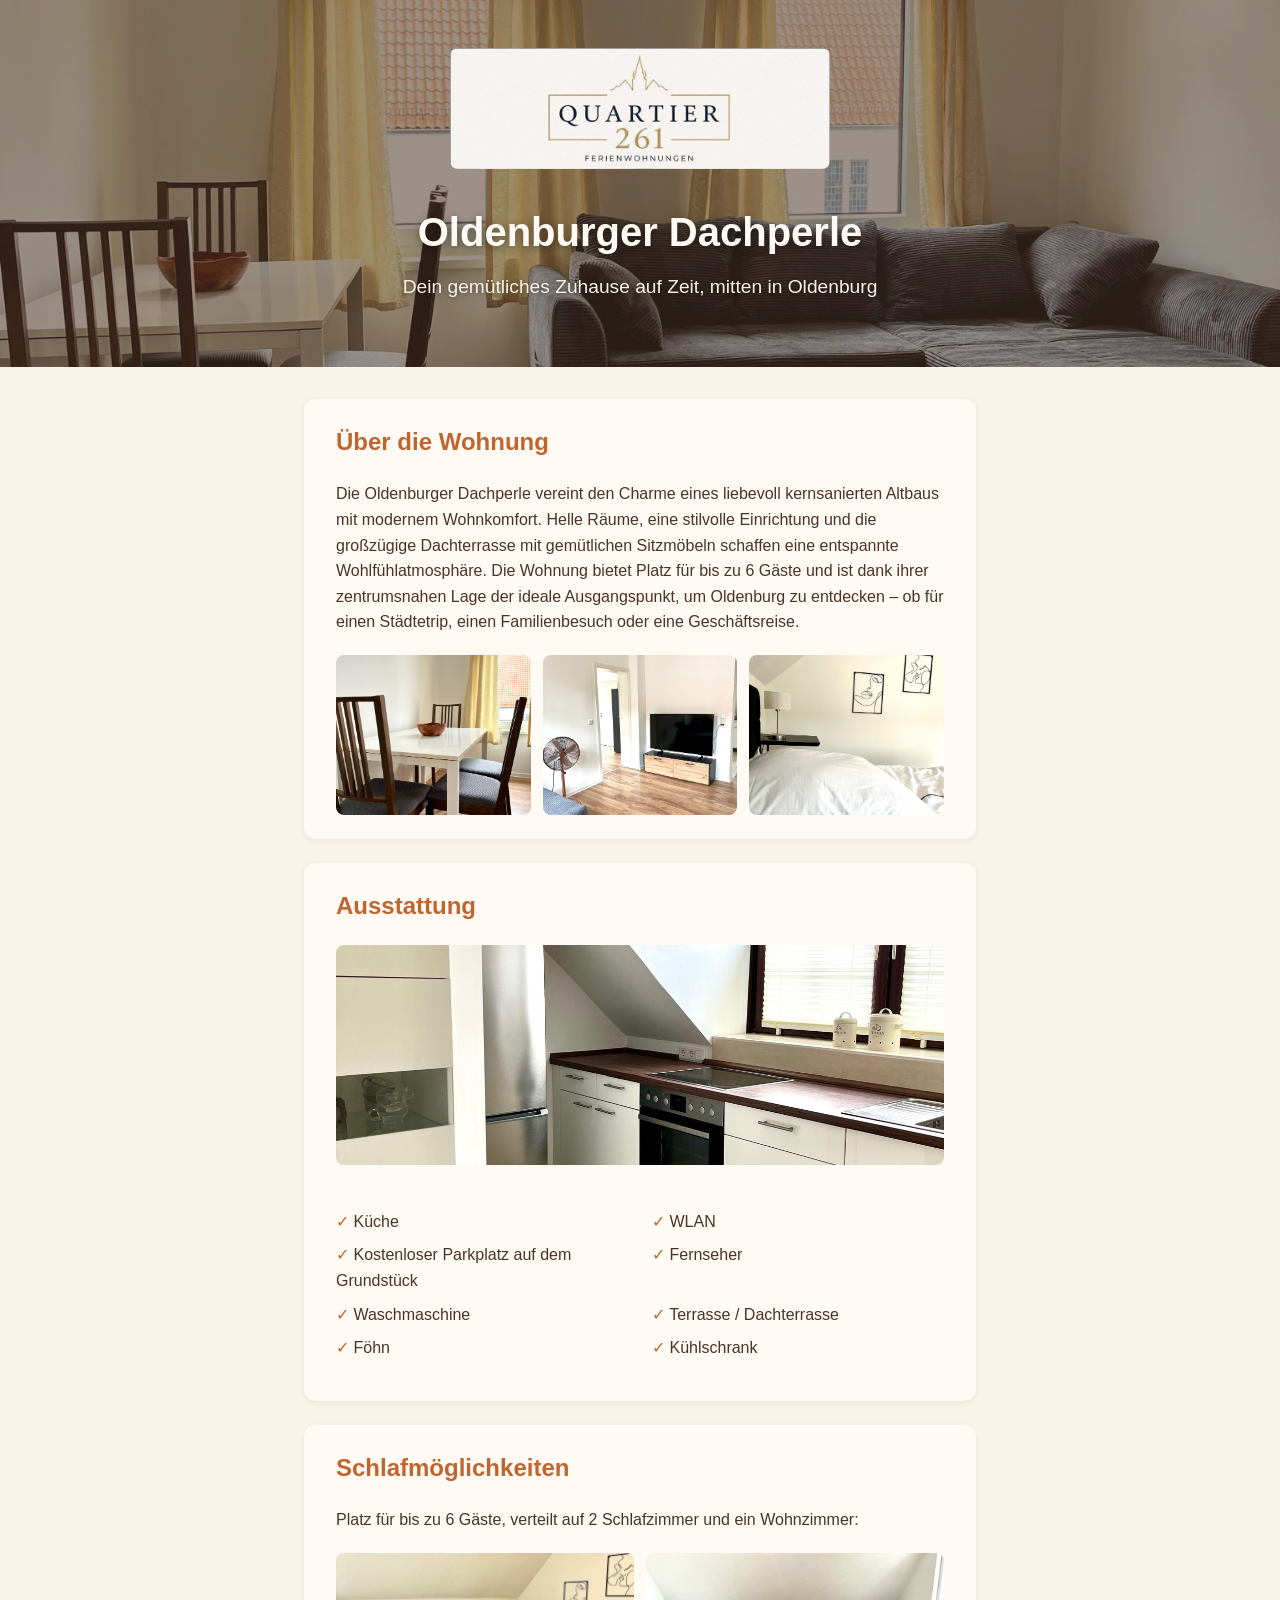
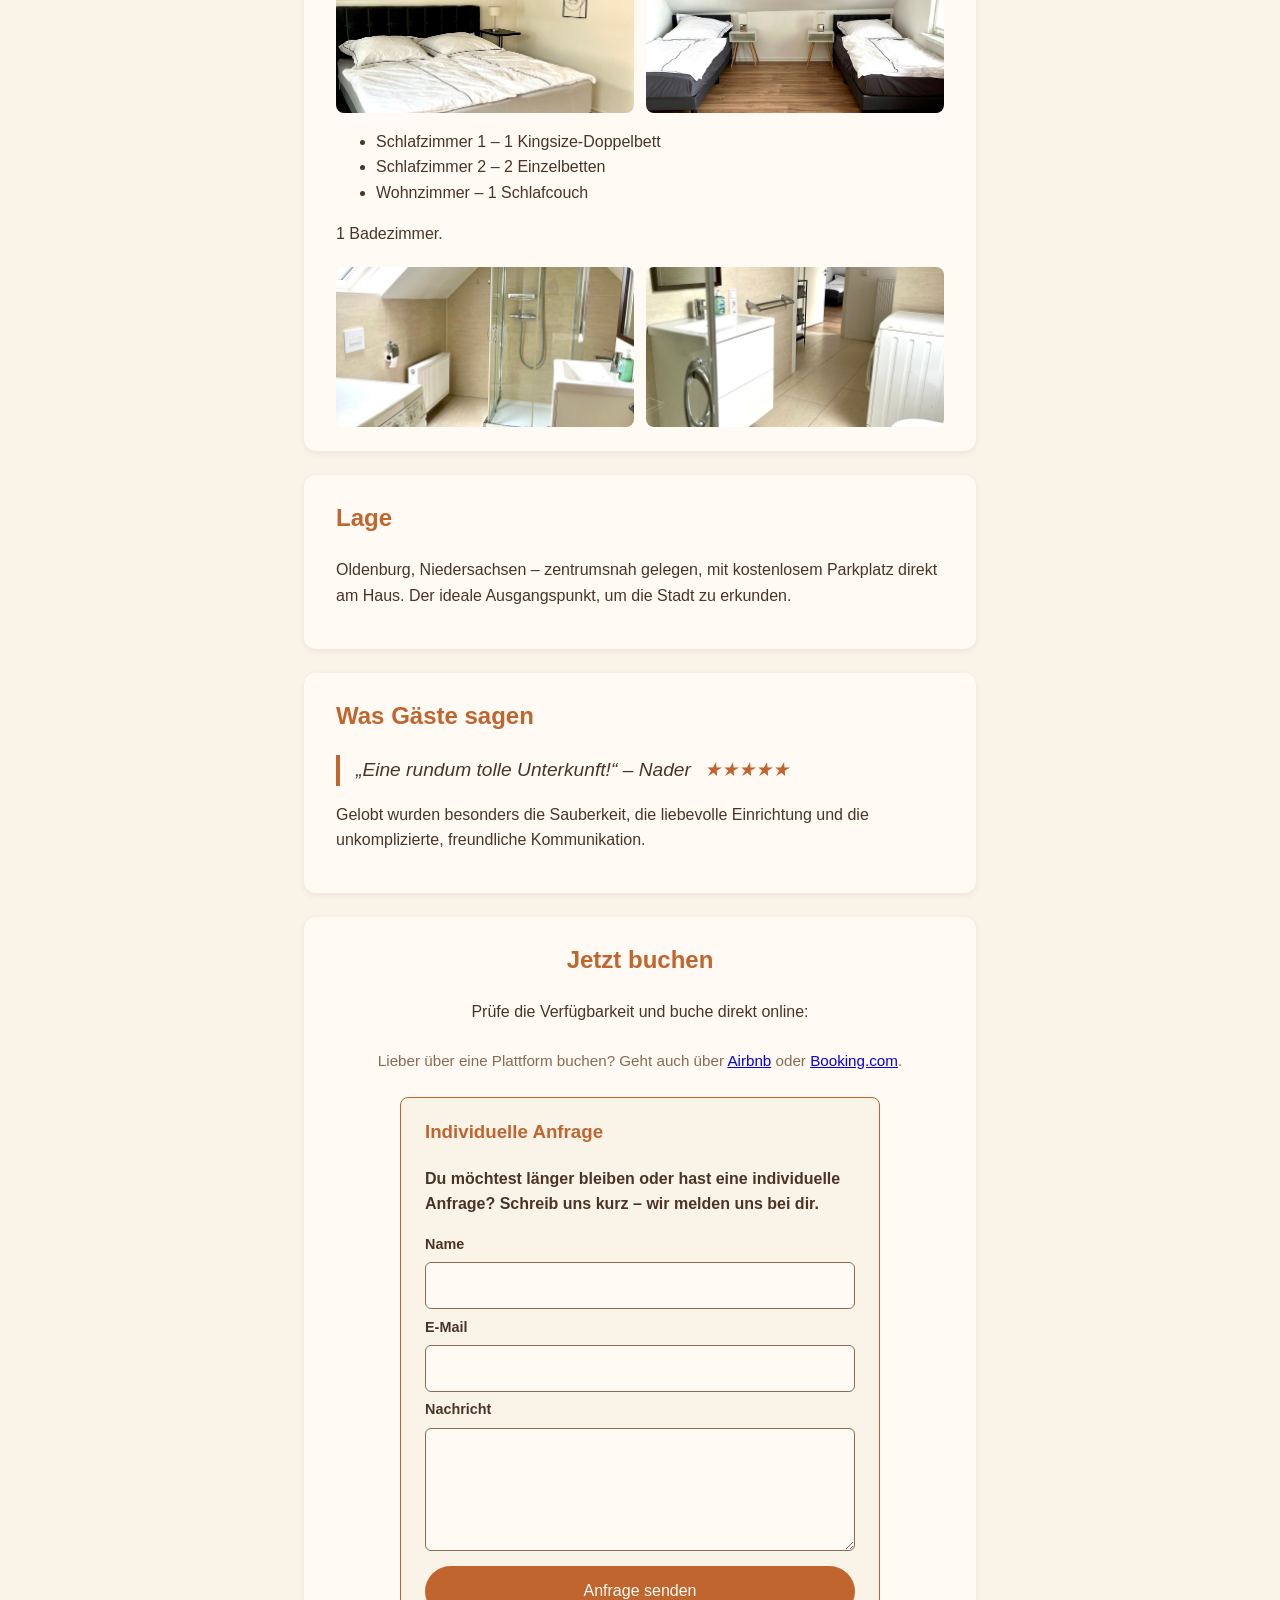
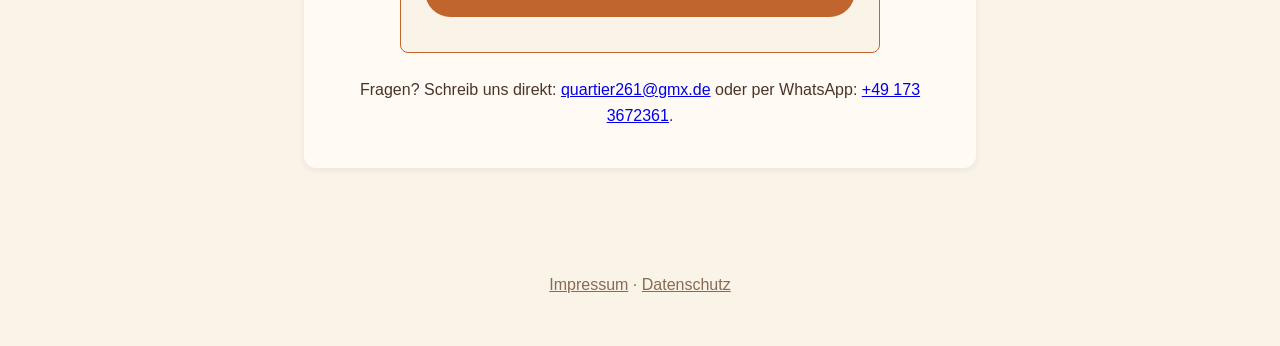
<file: index.html>
<!DOCTYPE html>
<html lang="de">
<head>
<meta charset="UTF-8">
<meta name="viewport" content="width=device-width, initial-scale=1.0">
<title>Oldenburger Dachperle – Ferienwohnung in Oldenburg</title>
<link rel="stylesheet" href="style.css">
</head>
<body>

<header class="hero" style="background-image: linear-gradient(rgba(74,52,40,0.55), rgba(74,52,40,0.55)), url('bilder/wohnzimmer-sofa.jpeg');">
  <img src="bilder/logo-quartier261.png" alt="Quartier 261 – Ferienwohnungen" class="logo">
  <h1>Oldenburger Dachperle</h1>
  <p class="claim">Dein gemütliches Zuhause auf Zeit, mitten in Oldenburg</p>
</header>

<main>

  <section id="beschreibung">
    <h2>Über die Wohnung</h2>
    <p>
      Die Oldenburger Dachperle vereint den Charme eines liebevoll kernsanierten
      Altbaus mit modernem Wohnkomfort. Helle Räume, eine stilvolle Einrichtung
      und die großzügige Dachterrasse mit gemütlichen Sitzmöbeln schaffen eine
      entspannte Wohlfühlatmosphäre. Die Wohnung bietet Platz für bis zu 6 Gäste
      und ist dank ihrer zentrumsnahen Lage der ideale Ausgangspunkt, um Oldenburg
      zu entdecken – ob für einen Städtetrip, einen Familienbesuch oder eine
      Geschäftsreise.
    </p>
    <div class="galerie">
      <img src="bilder/esstisch.jpeg" alt="Essbereich">
      <img src="bilder/wohnzimmer-tv.jpeg" alt="Wohnzimmer mit Fernseher">
      <img src="bilder/wandbilder.jpeg" alt="Gemütliches Schlafzimmer">
    </div>
  </section>

  <section id="ausstattung">
    <h2>Ausstattung</h2>
    <img src="bilder/kueche.jpeg" alt="Voll ausgestattete Küche" class="section-bild">
    <ul class="feature-list">
      <li>Küche</li>
      <li>WLAN</li>
      <li>Kostenloser Parkplatz auf dem Grundstück</li>
      <li>Fernseher</li>
      <li>Waschmaschine</li>
      <li>Terrasse / Dachterrasse</li>
      <li>Föhn</li>
      <li>Kühlschrank</li>
    </ul>
  </section>

  <section id="schlafen">
    <h2>Schlafmöglichkeiten</h2>
    <p>Platz für bis zu 6 Gäste, verteilt auf 2 Schlafzimmer und ein Wohnzimmer:</p>
    <div class="galerie">
      <img src="bilder/schlafzimmer-doppelbett.jpeg" alt="Schlafzimmer mit Kingsize-Doppelbett">
      <img src="bilder/schlafzimmer-einzelbetten.jpeg" alt="Schlafzimmer mit zwei Einzelbetten">
    </div>
    <ul>
      <li>Schlafzimmer 1 – 1 Kingsize-Doppelbett</li>
      <li>Schlafzimmer 2 – 2 Einzelbetten</li>
      <li>Wohnzimmer – 1 Schlafcouch</li>
    </ul>
    <p>1 Badezimmer.</p>
    <div class="galerie">
      <img src="bilder/bad-dusche.jpeg" alt="Bad mit Dusche">
      <img src="bilder/bad-waschbecken.jpeg" alt="Bad mit Waschbecken">
    </div>
  </section>

  <section id="lage">
    <h2>Lage</h2>
    <p>
      Oldenburg, Niedersachsen – zentrumsnah gelegen, mit kostenlosem Parkplatz
      direkt am Haus. Der ideale Ausgangspunkt, um die Stadt zu erkunden.
    </p>
  </section>

  <section id="bewertung">
    <h2>Was Gäste sagen</h2>
    <blockquote>
      „Eine rundum tolle Unterkunft!“ <cite>– Nader</cite>
      <span class="stars">★★★★★</span>
    </blockquote>
    <p>
      Gelobt wurden besonders die Sauberkeit, die liebevolle Einrichtung und die
      unkomplizierte, freundliche Kommunikation.
    </p>
  </section>

  <section id="buchen" class="cta">
    <h2>Jetzt buchen</h2>
    <p>Prüfe die Verfügbarkeit und buche direkt online:</p>

    <div id="apartmentIframeAll"></div>
    <script type="text/javascript" src="https://login.smoobu.com/js/Settings/BookingToolIframe.js"></script>
    <script>BookingToolIframe.initialize({"url": "https://login.smoobu.com/de/booking-tool/iframe/1812596", "baseUrl": "https://login.smoobu.com", "target": "#apartmentIframeAll"})</script>

    <p class="alt-buchung">
      Lieber über eine Plattform buchen? Geht auch über
      <a href="https://www.airbnb.de/rooms/1723200804899475656" target="_blank" rel="noopener">Airbnb</a>
      oder
      <a href="https://www.booking.com/hotel/de/oldenburg-dachperle.de.html" target="_blank" rel="noopener">Booking.com</a>.
    </p>
    <div class="individuelle-anfrage">
      <h3>Individuelle Anfrage</h3>
      <p>
        Du möchtest länger bleiben oder hast eine individuelle Anfrage? Schreib uns kurz
        – wir melden uns bei dir.
      </p>
      <form action="https://formsubmit.co/quartier261@gmx.de" method="POST" class="anfrage-formular">
        <input type="hidden" name="_subject" value="Neue individuelle Anfrage – Oldenburger Dachperle">
        <input type="text" name="_honey" style="display:none" tabindex="-1" autocomplete="off">

        <label for="anfrage-name">Name</label>
        <input type="text" id="anfrage-name" name="Name" required>

        <label for="anfrage-email">E-Mail</label>
        <input type="email" id="anfrage-email" name="E-Mail" required>

        <label for="anfrage-nachricht">Nachricht</label>
        <textarea id="anfrage-nachricht" name="Nachricht" rows="4" required></textarea>

        <button type="submit" class="button">Anfrage senden</button>
      </form>
    </div>
    <p>
      Fragen? Schreib uns direkt: <a href="mailto:quartier261@gmx.de">quartier261@gmx.de</a>
      oder per WhatsApp: <a href="https://wa.me/491733672361" target="_blank" rel="noopener">+49 173 3672361</a>.
    </p>
  </section>

</main>

<footer>
  <p><a href="impressum.html">Impressum</a> · <a href="datenschutz.html">Datenschutz</a></p>
</footer>

</body>
</html>
</file>
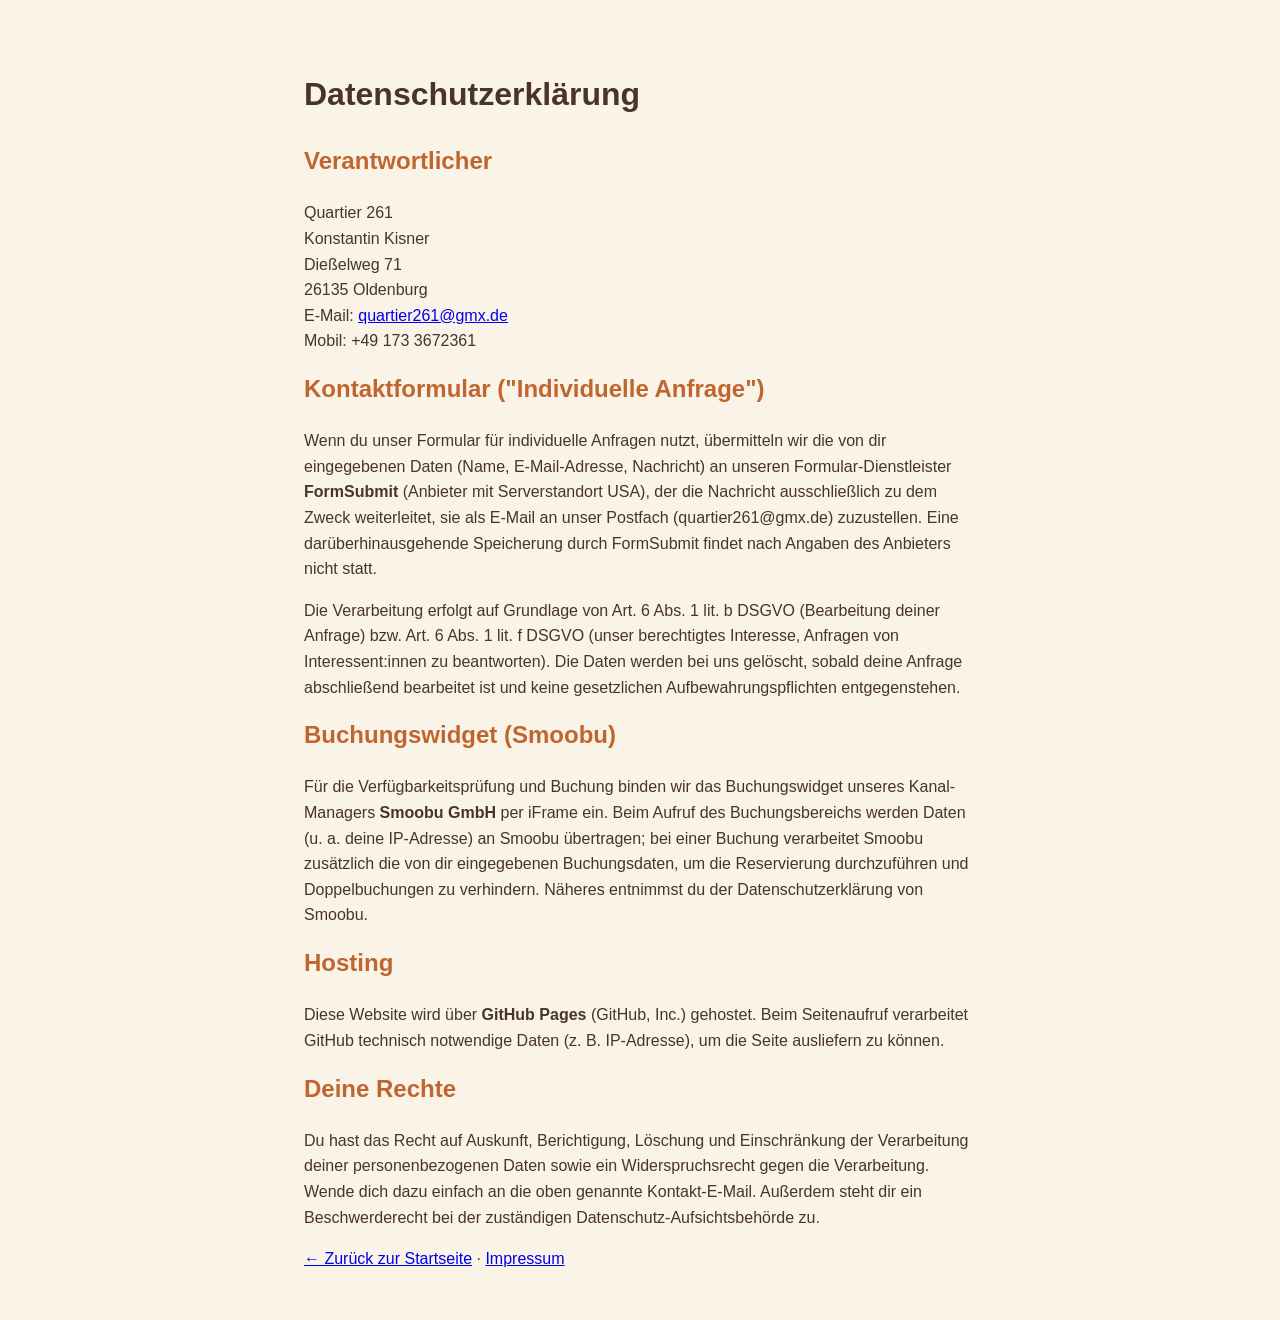
<file: datenschutz.html>
<!DOCTYPE html>
<html lang="de">
<head>
<meta charset="UTF-8">
<meta name="viewport" content="width=device-width, initial-scale=1.0">
<title>Datenschutzerklärung – Oldenburger Dachperle</title>
<link rel="stylesheet" href="style.css">
</head>
<body>

<main class="impressum">
  <h1>Datenschutzerklärung</h1>

  <h2>Verantwortlicher</h2>
  <p>
    Quartier 261<br>
    Konstantin Kisner<br>
    Dießelweg 71<br>
    26135 Oldenburg<br>
    E-Mail: <a href="mailto:quartier261@gmx.de">quartier261@gmx.de</a><br>
    Mobil: +49 173 3672361
  </p>

  <h2>Kontaktformular ("Individuelle Anfrage")</h2>
  <p>
    Wenn du unser Formular für individuelle Anfragen nutzt, übermitteln wir die von dir
    eingegebenen Daten (Name, E-Mail-Adresse, Nachricht) an unseren Formular-Dienstleister
    <strong>FormSubmit</strong> (Anbieter mit Serverstandort USA), der die Nachricht
    ausschließlich zu dem Zweck weiterleitet, sie als E-Mail an unser Postfach
    (quartier261@gmx.de) zuzustellen. Eine darüberhinausgehende Speicherung durch FormSubmit
    findet nach Angaben des Anbieters nicht statt.
  </p>
  <p>
    Die Verarbeitung erfolgt auf Grundlage von Art. 6 Abs. 1 lit. b DSGVO (Bearbeitung deiner
    Anfrage) bzw. Art. 6 Abs. 1 lit. f DSGVO (unser berechtigtes Interesse, Anfragen von
    Interessent:innen zu beantworten). Die Daten werden bei uns gelöscht, sobald deine Anfrage
    abschließend bearbeitet ist und keine gesetzlichen Aufbewahrungspflichten entgegenstehen.
  </p>

  <h2>Buchungswidget (Smoobu)</h2>
  <p>
    Für die Verfügbarkeitsprüfung und Buchung binden wir das Buchungswidget unseres
    Kanal-Managers <strong>Smoobu GmbH</strong> per iFrame ein. Beim Aufruf des Buchungsbereichs
    werden Daten (u. a. deine IP-Adresse) an Smoobu übertragen; bei einer Buchung verarbeitet
    Smoobu zusätzlich die von dir eingegebenen Buchungsdaten, um die Reservierung
    durchzuführen und Doppelbuchungen zu verhindern. Näheres entnimmst du der
    Datenschutzerklärung von Smoobu.
  </p>

  <h2>Hosting</h2>
  <p>
    Diese Website wird über <strong>GitHub Pages</strong> (GitHub, Inc.) gehostet. Beim
    Seitenaufruf verarbeitet GitHub technisch notwendige Daten (z. B. IP-Adresse), um die
    Seite ausliefern zu können.
  </p>

  <h2>Deine Rechte</h2>
  <p>
    Du hast das Recht auf Auskunft, Berichtigung, Löschung und Einschränkung der Verarbeitung
    deiner personenbezogenen Daten sowie ein Widerspruchsrecht gegen die Verarbeitung. Wende
    dich dazu einfach an die oben genannte Kontakt-E-Mail. Außerdem steht dir ein
    Beschwerderecht bei der zuständigen Datenschutz-Aufsichtsbehörde zu.
  </p>

  <p><a href="index.html">&larr; Zurück zur Startseite</a> · <a href="impressum.html">Impressum</a></p>
</main>

</body>
</html>
</file>
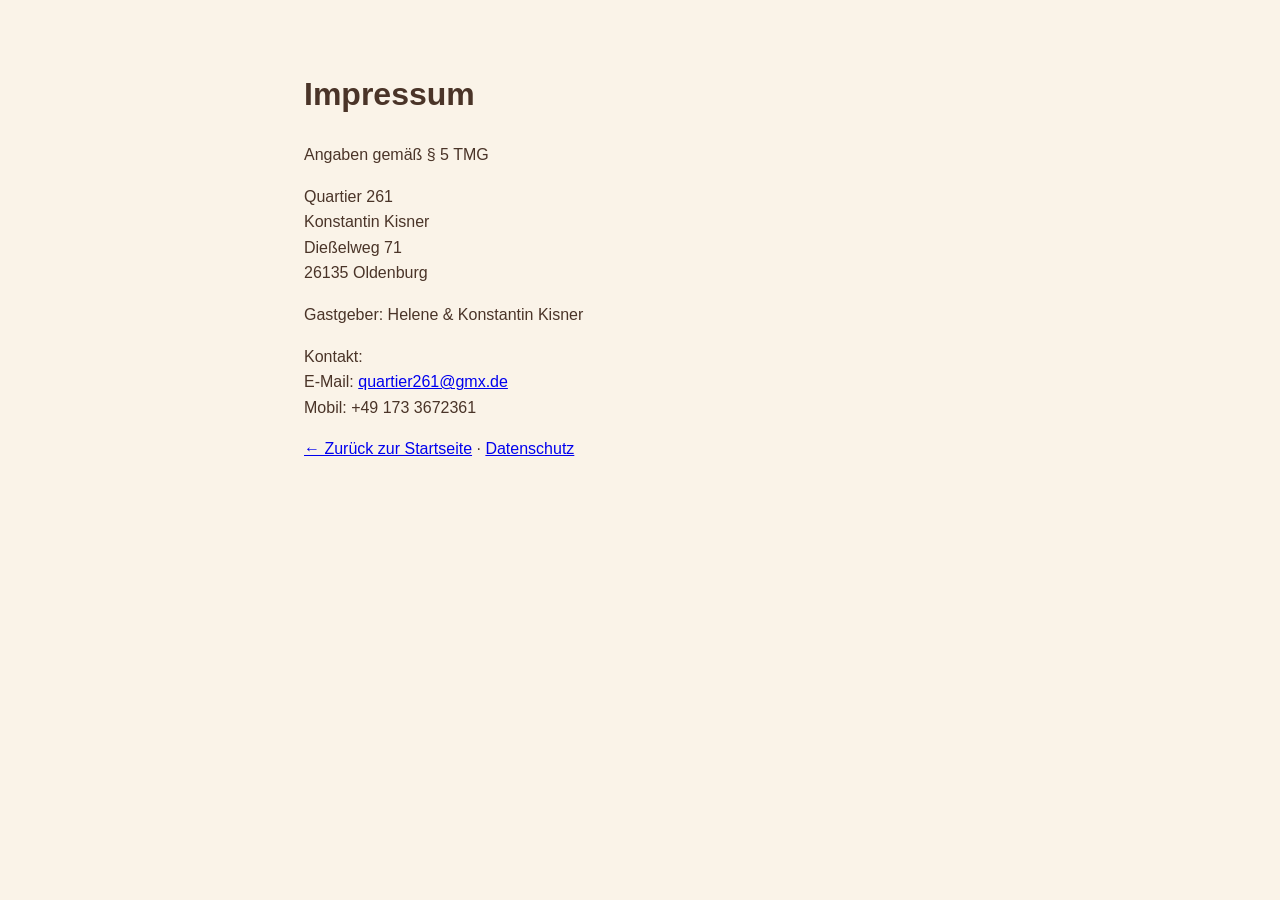
<file: impressum.html>
<!DOCTYPE html>
<html lang="de">
<head>
<meta charset="UTF-8">
<meta name="viewport" content="width=device-width, initial-scale=1.0">
<title>Impressum – Oldenburger Dachperle</title>
<link rel="stylesheet" href="style.css">
</head>
<body>

<main class="impressum">
  <h1>Impressum</h1>
  <p>Angaben gemäß § 5 TMG</p>

  <p>
    Quartier 261<br>
    Konstantin Kisner<br>
    Dießelweg 71<br>
    26135 Oldenburg
  </p>

  <p>
    Gastgeber: Helene &amp; Konstantin Kisner
  </p>

  <p>
    Kontakt:<br>
    E-Mail: <a href="mailto:quartier261@gmx.de">quartier261@gmx.de</a><br>
    Mobil: +49 173 3672361
  </p>

  <p><a href="index.html">&larr; Zurück zur Startseite</a> · <a href="datenschutz.html">Datenschutz</a></p>
</main>

</body>
</html>
</file>
<file: style.css>
:root {
  --creme: #faf3e8;
  --terracotta: #c1652f;
  --braun-dunkel: #4a3428;
  --braun-hell: #8a6a52;
  --weiss: #fffaf3;
}

* {
  box-sizing: border-box;
}

body {
  margin: 0;
  font-family: "Segoe UI", Verdana, sans-serif;
  background: var(--creme);
  color: var(--braun-dunkel);
  line-height: 1.6;
}

.hero {
  background-color: var(--braun-dunkel);
  background-size: cover;
  background-position: center;
  color: var(--weiss);
  text-align: center;
  padding: 3rem 1.5rem 4rem;
}

.hero .logo {
  max-width: 380px;
  width: 85%;
  height: auto;
  margin-bottom: 1.5rem;
  border-radius: 8px;
}

.hero h1 {
  margin: 0 0 0.5rem;
  font-size: 2.5rem;
  text-shadow: 0 2px 8px rgba(0, 0, 0, 0.4);
}

.hero .claim {
  margin: 0;
  font-size: 1.2rem;
  color: var(--creme);
  text-shadow: 0 1px 4px rgba(0, 0, 0, 0.4);
}

.galerie {
  display: grid;
  grid-template-columns: repeat(auto-fit, minmax(140px, 1fr));
  gap: 0.75rem;
  margin-top: 1.25rem;
}

.galerie img,
.section-bild {
  width: 100%;
  height: 160px;
  object-fit: cover;
  border-radius: 8px;
}

.section-bild {
  height: 220px;
  margin-bottom: 1.25rem;
}

main {
  max-width: 720px;
  margin: 0 auto;
  padding: 2rem 1.5rem;
}

main.impressum {
  padding-top: 3rem;
}

section {
  background: var(--weiss);
  border-radius: 12px;
  padding: 1.5rem 2rem;
  margin-bottom: 1.5rem;
  box-shadow: 0 2px 6px rgba(74, 52, 40, 0.08);
}

h2 {
  color: var(--terracotta);
  margin-top: 0;
}

.feature-list {
  list-style: none;
  padding: 0;
  display: grid;
  grid-template-columns: repeat(2, 1fr);
  gap: 0.5rem 1.5rem;
}

.feature-list li::before {
  content: "✓ ";
  color: var(--terracotta);
}

blockquote {
  font-style: italic;
  font-size: 1.2rem;
  margin: 0 0 0.5rem;
  border-left: 4px solid var(--terracotta);
  padding-left: 1rem;
}

.stars {
  color: var(--terracotta);
  margin-left: 0.5rem;
}

.cta {
  text-align: center;
}

.button {
  display: inline-block;
  background: var(--terracotta);
  color: var(--weiss);
  text-decoration: none;
  padding: 0.8rem 1.8rem;
  border-radius: 30px;
  font-weight: bold;
  margin: 1rem 0;
}

.button:hover {
  background: var(--braun-hell);
}

#apartmentIframeAll {
  margin: 1.5rem 0;
  text-align: left;
}

.alt-buchung {
  font-size: 0.95rem;
  color: var(--braun-hell);
}

.individuelle-anfrage {
  background: var(--creme);
  border: 1px solid var(--terracotta);
  border-radius: 8px;
  padding: 1.2rem 1.5rem;
  margin: 1.5rem auto;
  max-width: 480px;
  text-align: left;
}

.individuelle-anfrage h3 {
  margin-top: 0;
  color: var(--terracotta);
}

.individuelle-anfrage > p {
  font-weight: bold;
}

.anfrage-formular {
  display: flex;
  flex-direction: column;
  gap: 0.4rem;
}

.anfrage-formular label {
  font-weight: bold;
  font-size: 0.9rem;
}

.anfrage-formular input,
.anfrage-formular textarea {
  font: inherit;
  padding: 0.6rem;
  border: 1px solid var(--braun-hell);
  border-radius: 6px;
  background: var(--weiss);
  color: var(--braun-dunkel);
}

.anfrage-formular button {
  margin-top: 0.5rem;
  border: none;
  cursor: pointer;
  font: inherit;
}

footer {
  text-align: center;
  padding: 2rem;
  color: var(--braun-hell);
}

footer a {
  color: var(--braun-hell);
}
</file>
